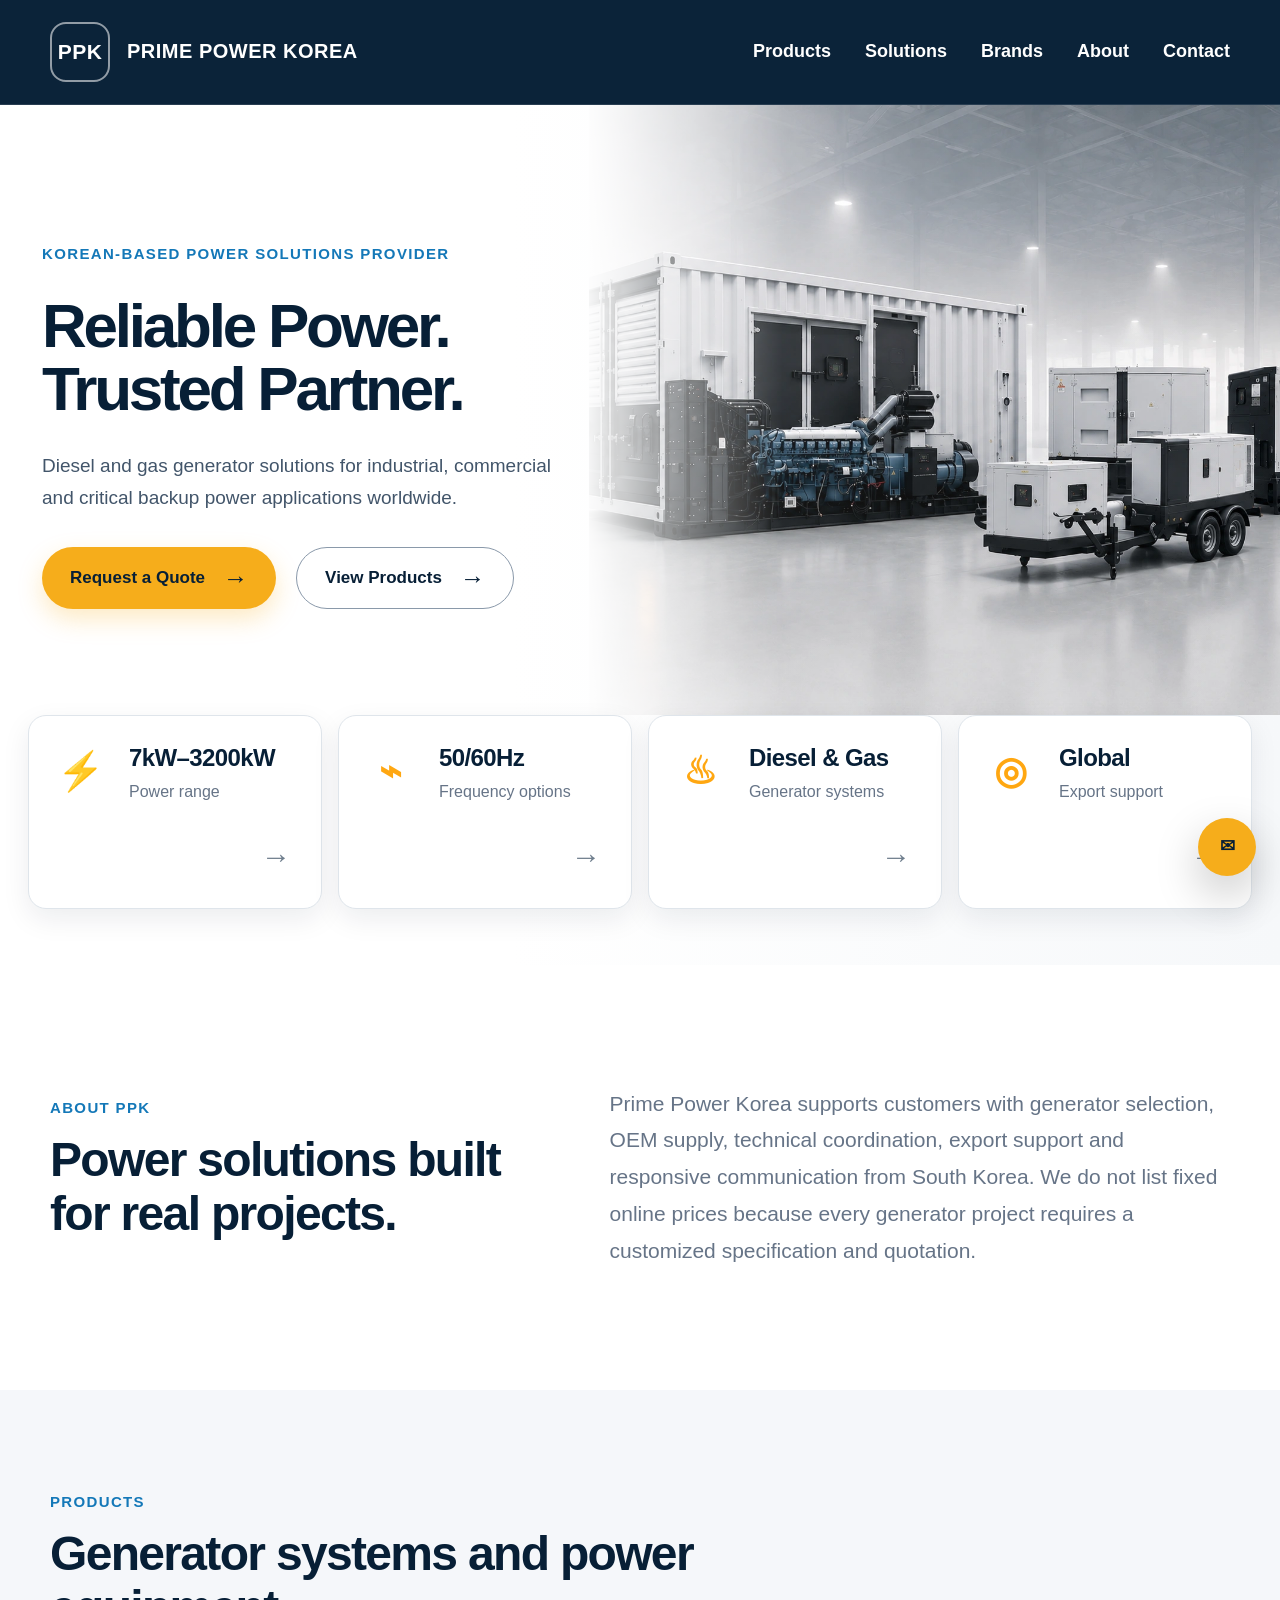
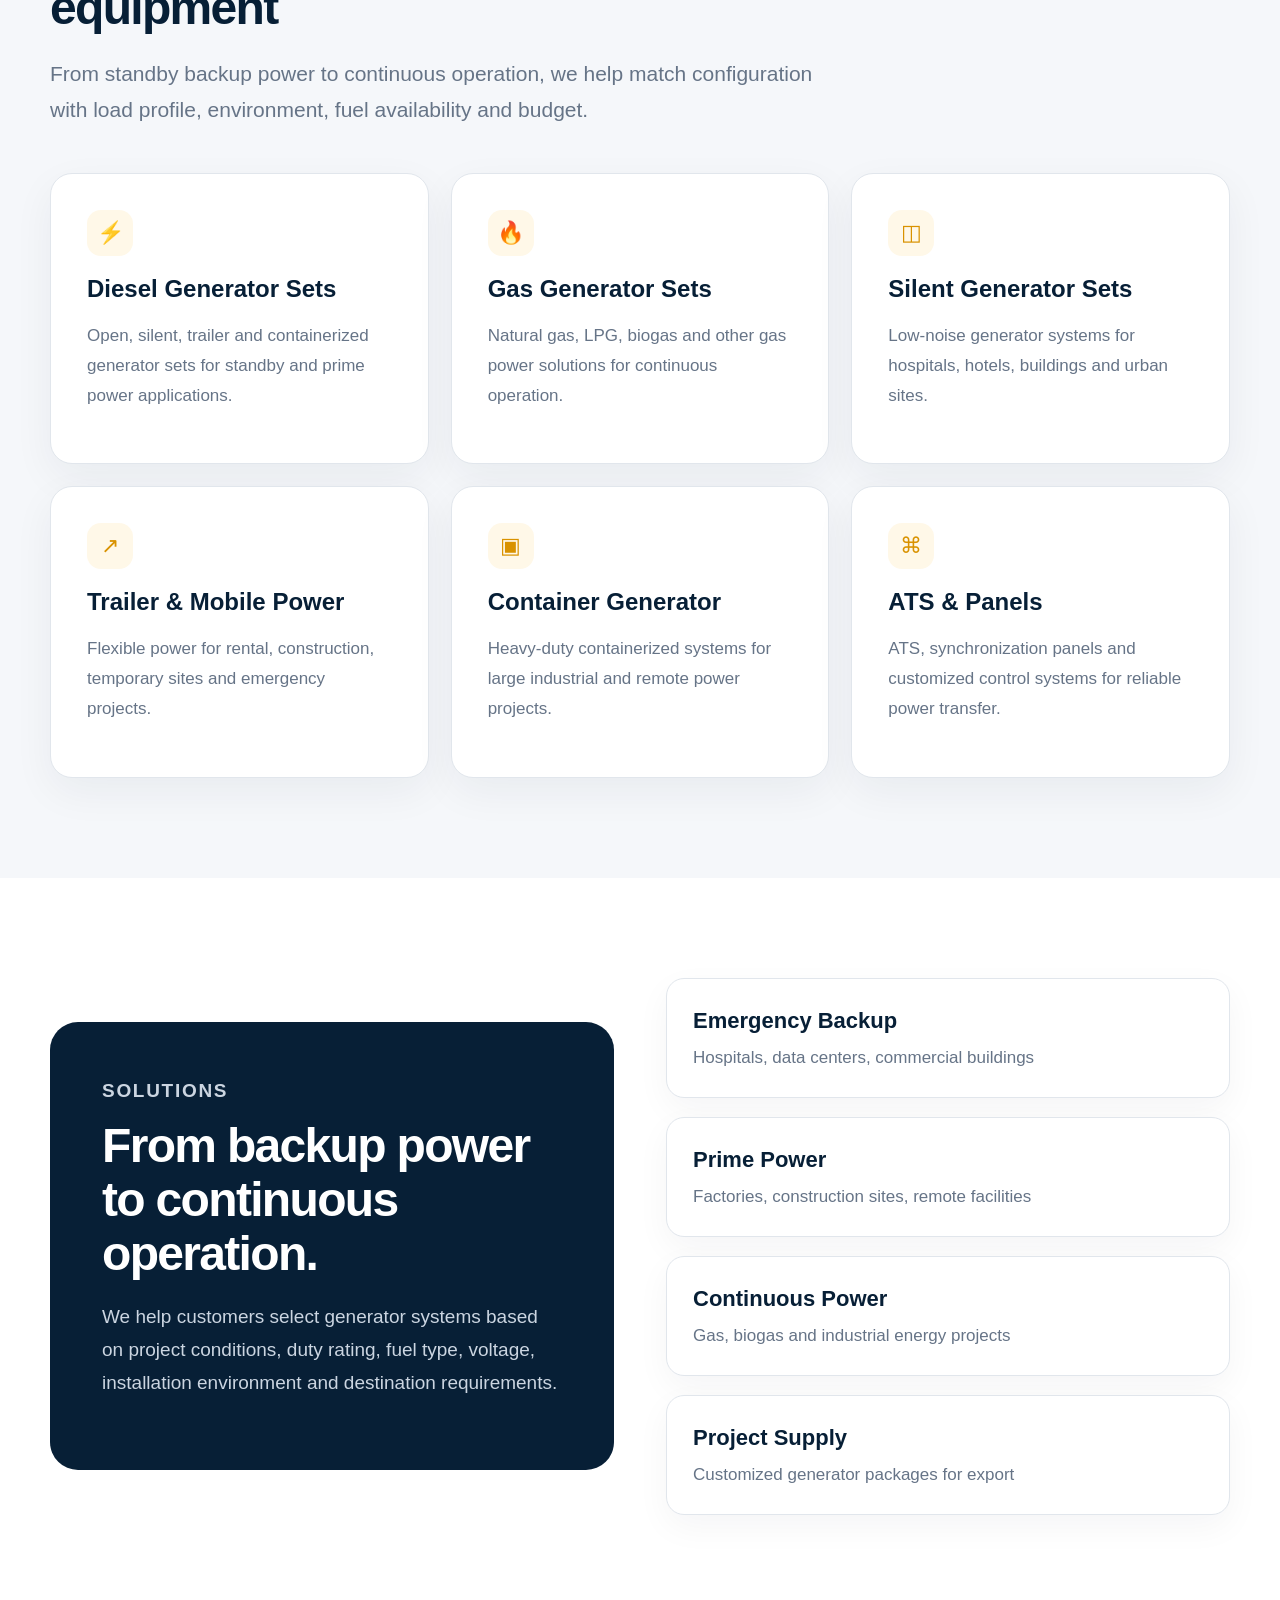
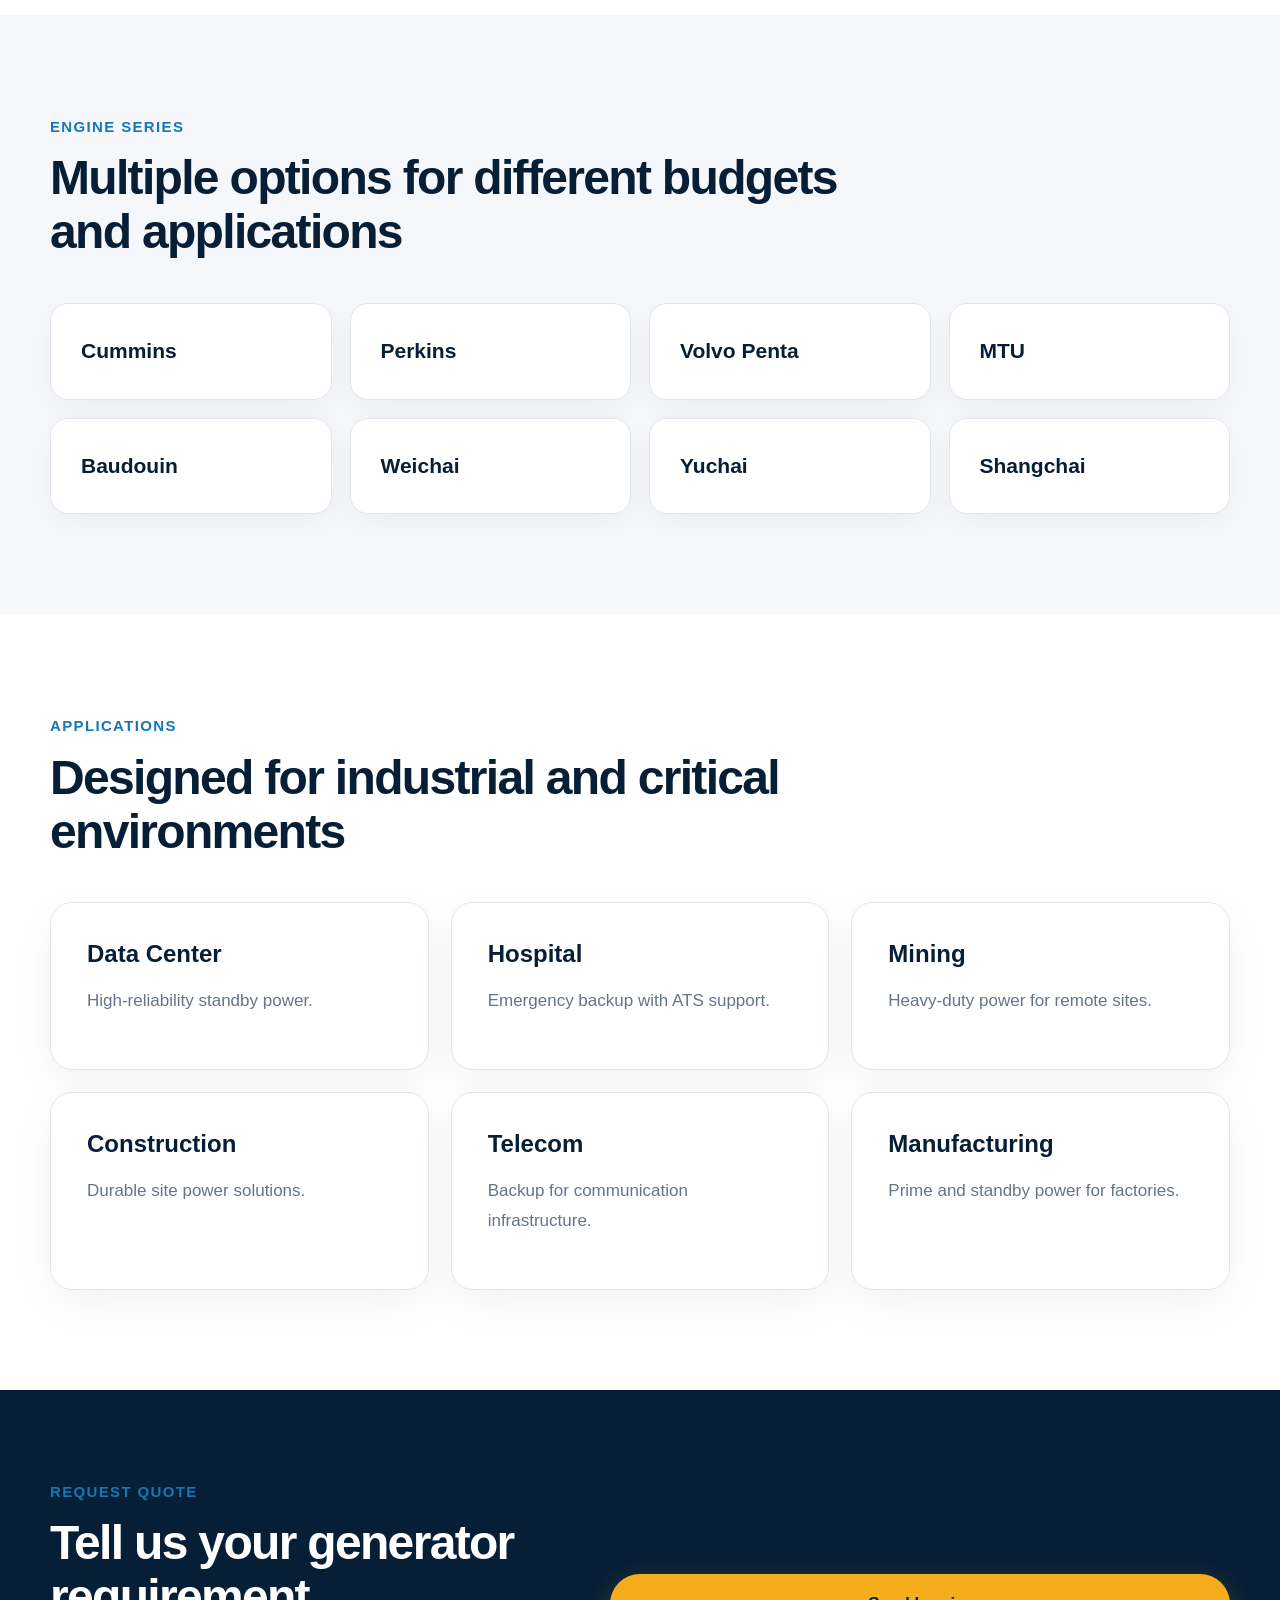
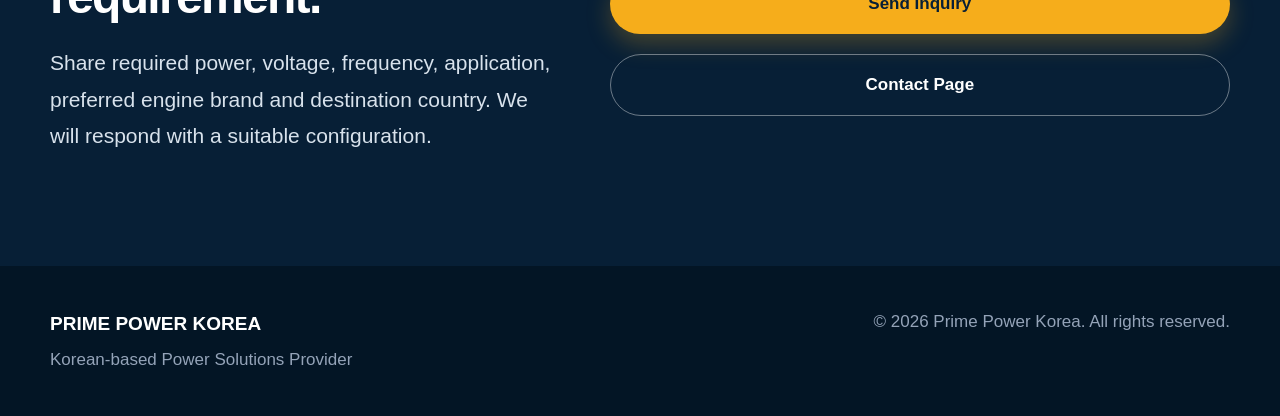
<file: index.html>
<!DOCTYPE html>
<html lang="en">
<head>
  <meta charset="UTF-8" />
  <meta name="viewport" content="width=device-width, initial-scale=1.0" />
  <title>Prime Power Korea | Diesel & Gas Generator Solutions</title>
  <meta name="description" content="Prime Power Korea provides diesel and gas generator solutions for industrial, commercial, telecom, construction, mining, hospital and critical backup power applications worldwide." />
  <link rel="stylesheet" href="css/style.css?v=10" />
</head>
<body>
<header class="site-header">
  <div class="container nav-wrap">
    <a class="brand" href="index.html"><span class="brand-mark">PPK</span><span>PRIME POWER KOREA</span></a>
    <button class="menu-btn" aria-label="Open menu">☰</button>
    <nav class="nav-menu">
      <a href="products.html">Products</a>
      <a href="solutions.html">Solutions</a>
      <a href="brands.html">Brands</a>
      <a href="about.html">About</a>
      <a href="contact.html">Contact</a>
    </nav>
  </div>
</header>

<main>
<section class="hero">
  <div class="container">
    <div class="hero-main">
      <div class="hero-copy-block">
        <p class="eyebrow">Korean-based Power Solutions Provider</p>
        <h1><span>Reliable Power.</span><span>Trusted Partner.</span></h1>
        <p class="hero-copy">Diesel and gas generator solutions for industrial, commercial and critical backup power applications worldwide.</p>
        <div class="actions"><a class="btn primary" href="contact.html">Request a Quote</a><a class="btn ghost" href="products.html">View Products</a></div>
      </div>

      <div class="hero-visual">
        <img class="hero-machine" src="images/home/hero-warehouse.webp" alt="Prime Power generator systems">
      </div>
    </div>

    <div class="hero-stats">
      <div class="hero-stat"><div class="stat-icon">⚡</div><div><strong>7kW–3200kW</strong><span>Power range</span></div></div>
      <div class="hero-stat"><div class="stat-icon">⌁</div><div><strong>50/60Hz</strong><span>Frequency options</span></div></div>
      <div class="hero-stat"><div class="stat-icon">♨</div><div><strong>Diesel & Gas</strong><span>Generator systems</span></div></div>
      <div class="hero-stat"><div class="stat-icon">◎</div><div><strong>Global</strong><span>Export support</span></div></div>
    </div>
  </div>
</section>

<section class="section">
  <div class="container split">
    <div><p class="eyebrow">About PPK</p><h2>Power solutions built for real projects.</h2></div>
    <p class="lead">Prime Power Korea supports customers with generator selection, OEM supply, technical coordination, export support and responsive communication from South Korea. We do not list fixed online prices because every generator project requires a customized specification and quotation.</p>
  </div>
</section>

<section class="section light" id="products">
  <div class="container">
    <div class="section-head"><p class="eyebrow">Products</p><h2>Generator systems and power equipment</h2><p class="lead">From standby backup power to continuous operation, we help match configuration with load profile, environment, fuel availability and budget.</p></div>
    <div class="cards three">
      <article class="card"><span class="icon">⚡</span><h3>Diesel Generator Sets</h3><p>Open, silent, trailer and containerized generator sets for standby and prime power applications.</p></article>
      <article class="card"><span class="icon">🔥</span><h3>Gas Generator Sets</h3><p>Natural gas, LPG, biogas and other gas power solutions for continuous operation.</p></article>
      <article class="card"><span class="icon">◫</span><h3>Silent Generator Sets</h3><p>Low-noise generator systems for hospitals, hotels, buildings and urban sites.</p></article>
      <article class="card"><span class="icon">↗</span><h3>Trailer & Mobile Power</h3><p>Flexible power for rental, construction, temporary sites and emergency projects.</p></article>
      <article class="card"><span class="icon">▣</span><h3>Container Generator</h3><p>Heavy-duty containerized systems for large industrial and remote power projects.</p></article>
      <article class="card"><span class="icon">⌘</span><h3>ATS & Panels</h3><p>ATS, synchronization panels and customized control systems for reliable power transfer.</p></article>
    </div>
  </div>
</section>

<section class="section" id="solutions">
  <div class="container split reverse">
    <div class="dark-panel"><p class="eyebrow">Solutions</p><h2>From backup power to continuous operation.</h2><p>We help customers select generator systems based on project conditions, duty rating, fuel type, voltage, installation environment and destination requirements.</p></div>
    <div class="solution-list">
      <div><strong>Emergency Backup</strong><span>Hospitals, data centers, commercial buildings</span></div>
      <div><strong>Prime Power</strong><span>Factories, construction sites, remote facilities</span></div>
      <div><strong>Continuous Power</strong><span>Gas, biogas and industrial energy projects</span></div>
      <div><strong>Project Supply</strong><span>Customized generator packages for export</span></div>
    </div>
  </div>
</section>

<section class="section light">
  <div class="container">
    <div class="section-head"><p class="eyebrow">Engine Series</p><h2>Multiple options for different budgets and applications</h2></div>
    <div class="brand-grid">
      <span>Cummins</span><span>Perkins</span><span>Volvo Penta</span><span>MTU</span><span>Baudouin</span><span>Weichai</span><span>Yuchai</span><span>Shangchai</span>
    </div>
  </div>
</section>

<section class="section">
  <div class="container">
    <div class="section-head"><p class="eyebrow">Applications</p><h2>Designed for industrial and critical environments</h2></div>
    <div class="cards three compact">
      <article class="card"><h3>Data Center</h3><p>High-reliability standby power.</p></article>
      <article class="card"><h3>Hospital</h3><p>Emergency backup with ATS support.</p></article>
      <article class="card"><h3>Mining</h3><p>Heavy-duty power for remote sites.</p></article>
      <article class="card"><h3>Construction</h3><p>Durable site power solutions.</p></article>
      <article class="card"><h3>Telecom</h3><p>Backup for communication infrastructure.</p></article>
      <article class="card"><h3>Manufacturing</h3><p>Prime and standby power for factories.</p></article>
    </div>
  </div>
</section>

<section class="cta">
  <div class="container split">
    <div><p class="eyebrow">Request Quote</p><h2>Tell us your generator requirement.</h2><p class="lead">Share required power, voltage, frequency, application, preferred engine brand and destination country. We will respond with a suitable configuration.</p></div>
    <div class="actions vertical"><a class="btn primary" href="mailto:primepowerkorea@gmail.com?subject=Generator%20Quotation%20Request">Send Inquiry</a><a class="btn ghost" href="contact.html">Contact Page</a></div>
  </div>
</section>
</main>

<a class="floating" href="mailto:primepowerkorea@gmail.com" title="Email Prime Power Korea">✉</a>
<footer class="footer"><div class="container footer-grid"><div><strong>PRIME POWER KOREA</strong><p>Korean-based Power Solutions Provider</p></div><div>© 2026 Prime Power Korea. All rights reserved.</div></div></footer>
<script src="js/main.js"></script>
</body>
</html>
</file>
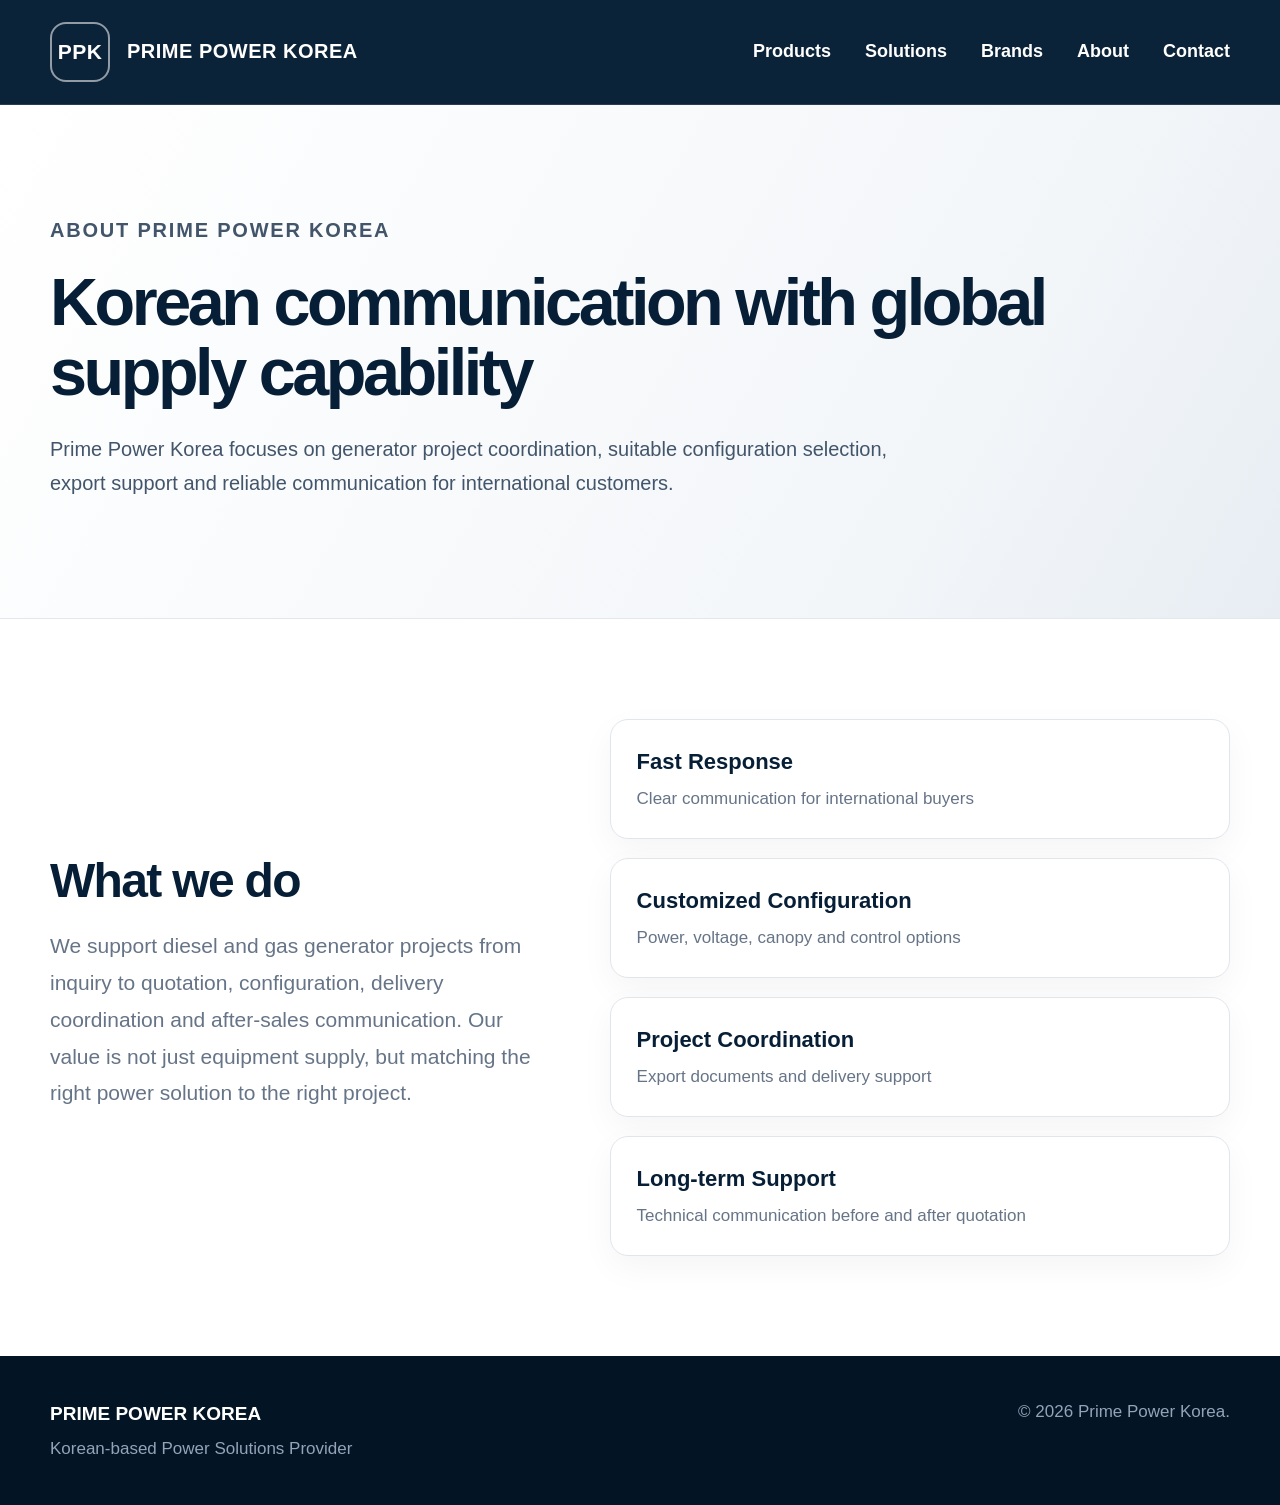
<file: about.html>
<!DOCTYPE html><html lang="en"><head><meta charset="UTF-8"><meta name="viewport" content="width=device-width, initial-scale=1.0"><title>About | Prime Power Korea</title><meta name="description" content="Prime Power Korea is a Korean-based power solutions provider for diesel and gas generator projects worldwide."><link rel="stylesheet" href="css/style.css?v=10"></head><body>
<header class="site-header"><div class="container nav-wrap"><a class="brand" href="index.html"><span class="brand-mark">PPK</span><span>PRIME POWER KOREA</span></a><button class="menu-btn">☰</button><nav class="nav-menu"><a href="products.html">Products</a><a href="solutions.html">Solutions</a><a href="brands.html">Brands</a><a href="about.html">About</a><a href="contact.html">Contact</a></nav></div></header>
<section class="page-hero"><div class="container"><p class="eyebrow">About Prime Power Korea</p><h1>Korean communication with global supply capability</h1><p>Prime Power Korea focuses on generator project coordination, suitable configuration selection, export support and reliable communication for international customers.</p></div></section>
<section class="section"><div class="container split"><div><h2>What we do</h2><p class="lead">We support diesel and gas generator projects from inquiry to quotation, configuration, delivery coordination and after-sales communication. Our value is not just equipment supply, but matching the right power solution to the right project.</p></div><div class="solution-list"><div><strong>Fast Response</strong><span>Clear communication for international buyers</span></div><div><strong>Customized Configuration</strong><span>Power, voltage, canopy and control options</span></div><div><strong>Project Coordination</strong><span>Export documents and delivery support</span></div><div><strong>Long-term Support</strong><span>Technical communication before and after quotation</span></div></div></div></section>
<footer class="footer"><div class="container footer-grid"><div><strong>PRIME POWER KOREA</strong><p>Korean-based Power Solutions Provider</p></div><div>© 2026 Prime Power Korea.</div></div></footer><script src="js/main.js"></script></body></html>
</file>
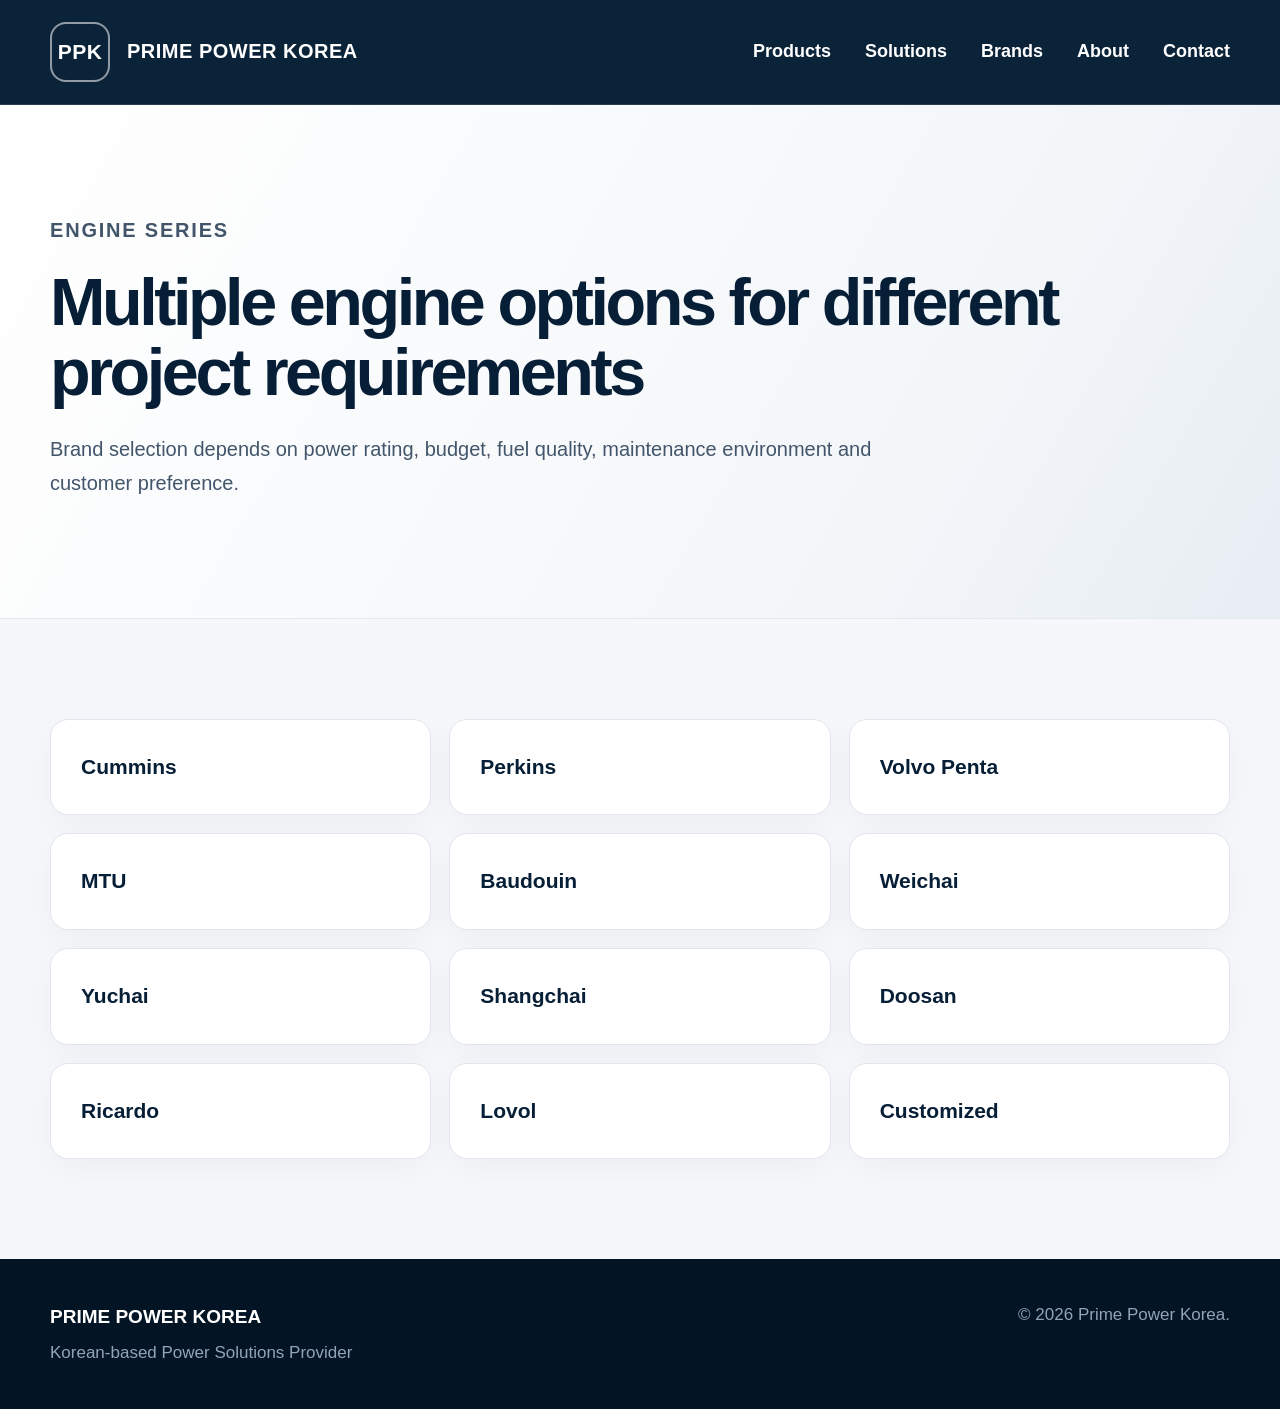
<file: brands.html>
<!DOCTYPE html><html lang="en"><head><meta charset="UTF-8"><meta name="viewport" content="width=device-width, initial-scale=1.0"><title>Engine Brands | Prime Power Korea</title><meta name="description" content="Engine series options including Cummins, Perkins, Volvo Penta, MTU, Baudouin, Weichai, Yuchai and Shangchai."><link rel="stylesheet" href="css/style.css?v=10"></head><body>
<header class="site-header"><div class="container nav-wrap"><a class="brand" href="index.html"><span class="brand-mark">PPK</span><span>PRIME POWER KOREA</span></a><button class="menu-btn">☰</button><nav class="nav-menu"><a href="products.html">Products</a><a href="solutions.html">Solutions</a><a href="brands.html">Brands</a><a href="about.html">About</a><a href="contact.html">Contact</a></nav></div></header>
<section class="page-hero"><div class="container"><p class="eyebrow">Engine Series</p><h1>Multiple engine options for different project requirements</h1><p>Brand selection depends on power rating, budget, fuel quality, maintenance environment and customer preference.</p></div></section>
<section class="section light"><div class="container"><div class="brand-grid large"><span>Cummins</span><span>Perkins</span><span>Volvo Penta</span><span>MTU</span><span>Baudouin</span><span>Weichai</span><span>Yuchai</span><span>Shangchai</span><span>Doosan</span><span>Ricardo</span><span>Lovol</span><span>Customized</span></div></div></section>
<footer class="footer"><div class="container footer-grid"><div><strong>PRIME POWER KOREA</strong><p>Korean-based Power Solutions Provider</p></div><div>© 2026 Prime Power Korea.</div></div></footer><script src="js/main.js"></script></body></html>
</file>
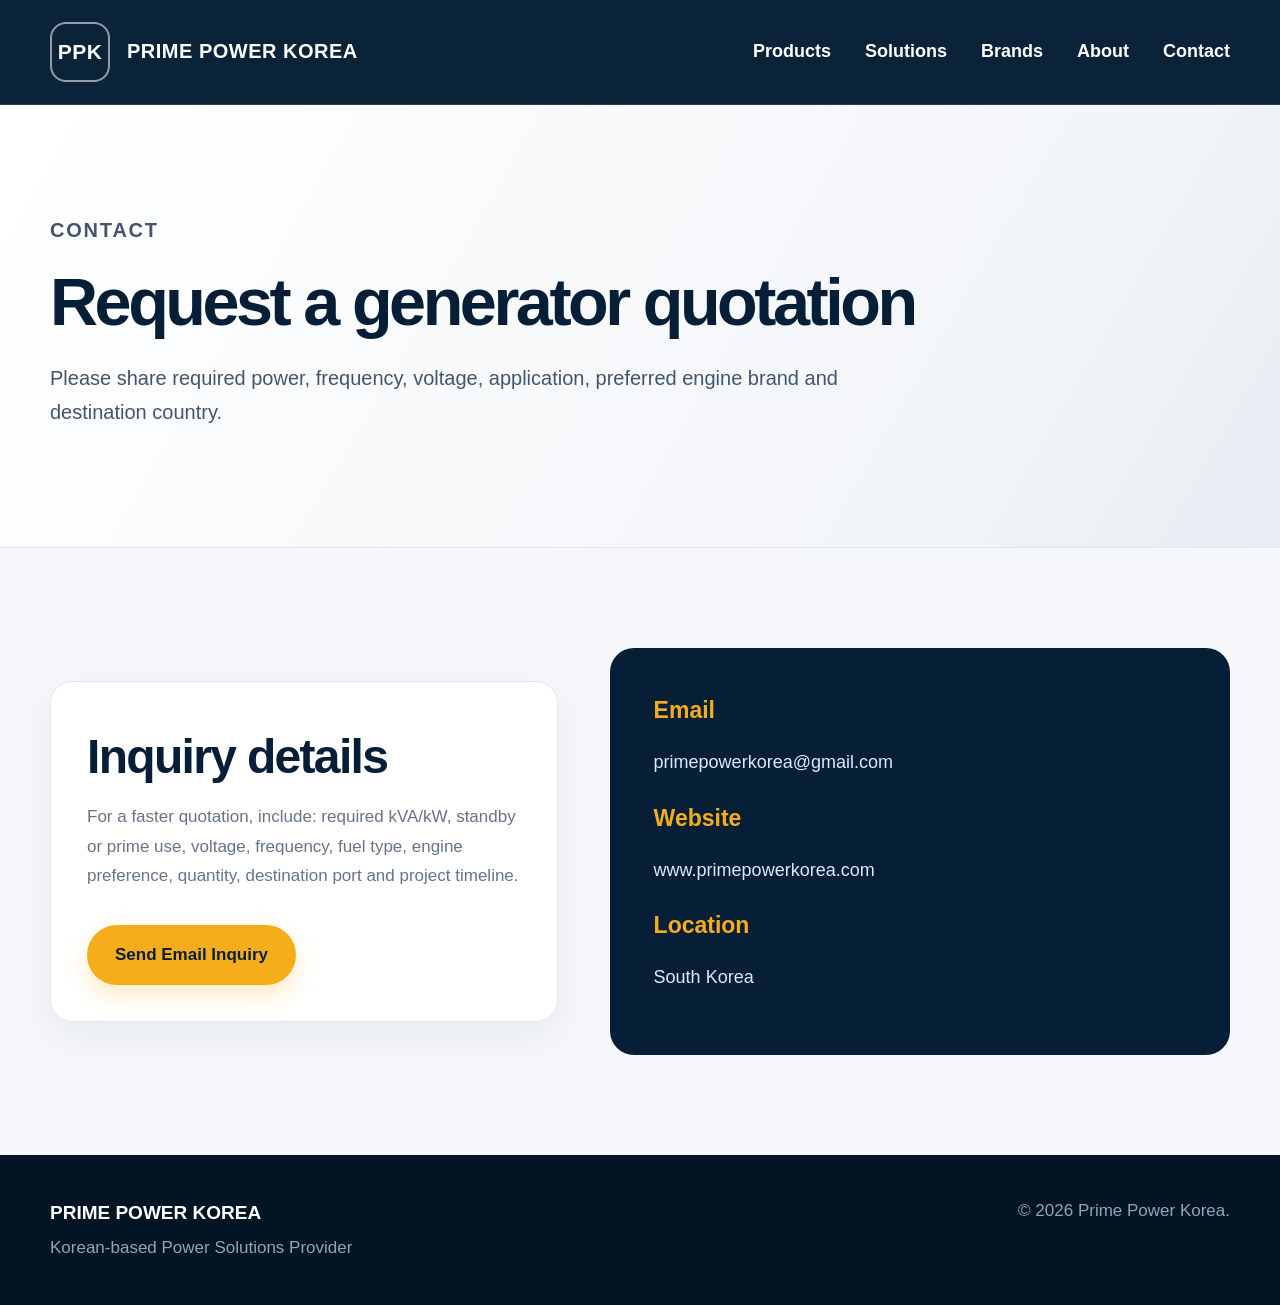
<file: contact.html>
<!DOCTYPE html><html lang="en"><head><meta charset="UTF-8"><meta name="viewport" content="width=device-width, initial-scale=1.0"><title>Contact | Prime Power Korea</title><meta name="description" content="Contact Prime Power Korea for diesel generator, gas generator and power solution quotation requests."><link rel="stylesheet" href="css/style.css?v=10"></head><body>
<header class="site-header"><div class="container nav-wrap"><a class="brand" href="index.html"><span class="brand-mark">PPK</span><span>PRIME POWER KOREA</span></a><button class="menu-btn">☰</button><nav class="nav-menu"><a href="products.html">Products</a><a href="solutions.html">Solutions</a><a href="brands.html">Brands</a><a href="about.html">About</a><a href="contact.html">Contact</a></nav></div></header>
<section class="page-hero"><div class="container"><p class="eyebrow">Contact</p><h1>Request a generator quotation</h1><p>Please share required power, frequency, voltage, application, preferred engine brand and destination country.</p></div></section>
<section class="section light"><div class="container split"><div class="card"><h2>Inquiry details</h2><p class="lead">For a faster quotation, include: required kVA/kW, standby or prime use, voltage, frequency, fuel type, engine preference, quantity, destination port and project timeline.</p><div class="actions"><a class="btn primary" href="mailto:primepowerkorea@gmail.com?subject=Generator%20Quotation%20Request">Send Email Inquiry</a></div></div><div class="contact-box"><h3>Email</h3><p>primepowerkorea@gmail.com</p><h3>Website</h3><p>www.primepowerkorea.com</p><h3>Location</h3><p>South Korea</p></div></div></section>
<footer class="footer"><div class="container footer-grid"><div><strong>PRIME POWER KOREA</strong><p>Korean-based Power Solutions Provider</p></div><div>© 2026 Prime Power Korea.</div></div></footer><script src="js/main.js"></script></body></html>
</file>
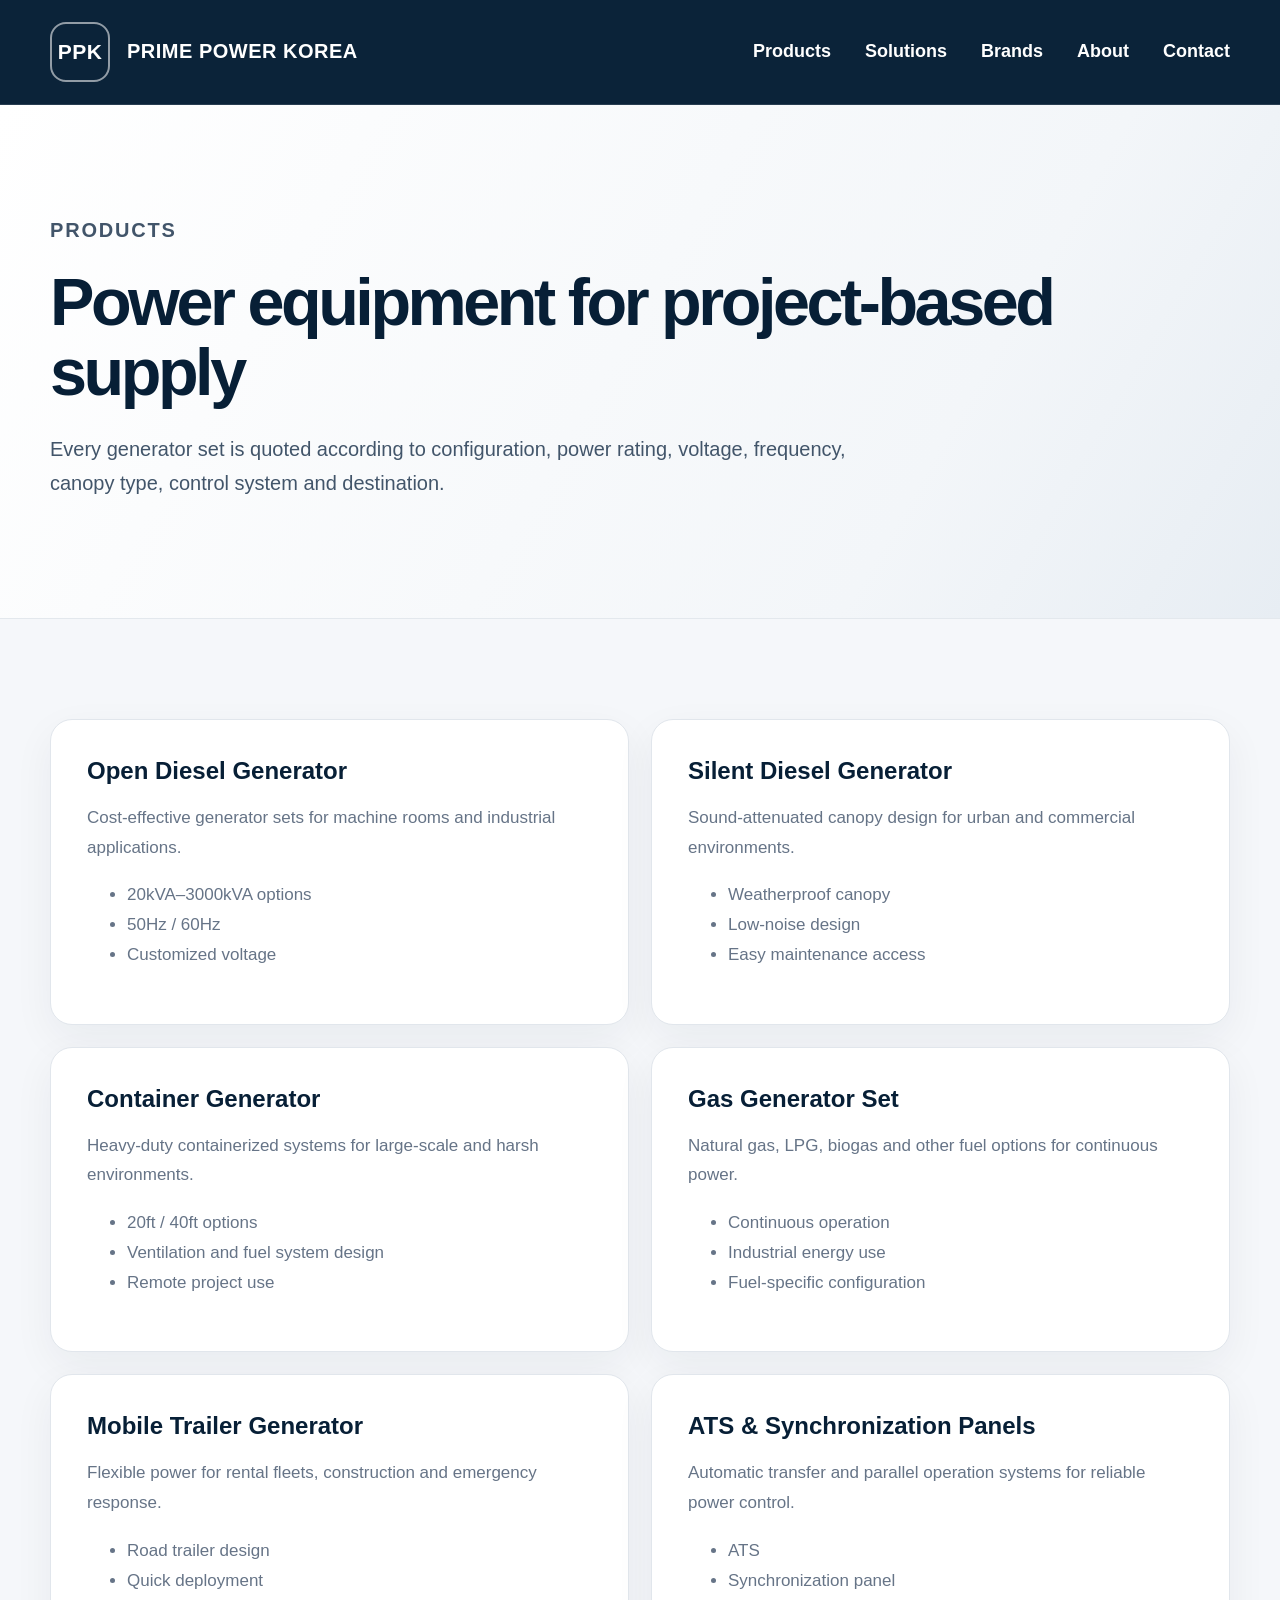
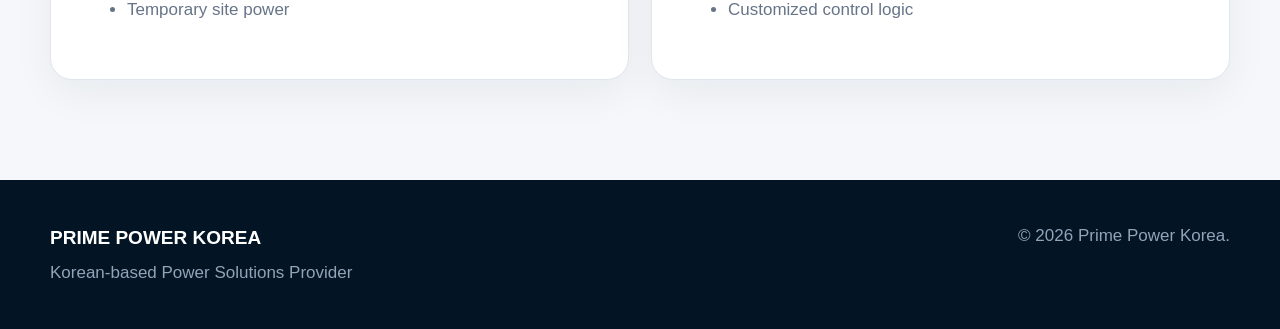
<file: products.html>
<!DOCTYPE html><html lang="en"><head><meta charset="UTF-8"><meta name="viewport" content="width=device-width, initial-scale=1.0"><title>Products | Prime Power Korea</title><meta name="description" content="Diesel generators, gas generators, silent generators, container generators, ATS panels and power equipment from Prime Power Korea."><link rel="stylesheet" href="css/style.css?v=10"></head><body>
<header class="site-header"><div class="container nav-wrap"><a class="brand" href="index.html"><span class="brand-mark">PPK</span><span>PRIME POWER KOREA</span></a><button class="menu-btn">☰</button><nav class="nav-menu"><a href="products.html">Products</a><a href="solutions.html">Solutions</a><a href="brands.html">Brands</a><a href="about.html">About</a><a href="contact.html">Contact</a></nav></div></header>
<section class="page-hero"><div class="container"><p class="eyebrow">Products</p><h1>Power equipment for project-based supply</h1><p>Every generator set is quoted according to configuration, power rating, voltage, frequency, canopy type, control system and destination.</p></div></section>
<section class="section light"><div class="container"><div class="cards two">
<article class="card"><h3>Open Diesel Generator</h3><p>Cost-effective generator sets for machine rooms and industrial applications.</p><ul><li>20kVA–3000kVA options</li><li>50Hz / 60Hz</li><li>Customized voltage</li></ul></article>
<article class="card"><h3>Silent Diesel Generator</h3><p>Sound-attenuated canopy design for urban and commercial environments.</p><ul><li>Weatherproof canopy</li><li>Low-noise design</li><li>Easy maintenance access</li></ul></article>
<article class="card"><h3>Container Generator</h3><p>Heavy-duty containerized systems for large-scale and harsh environments.</p><ul><li>20ft / 40ft options</li><li>Ventilation and fuel system design</li><li>Remote project use</li></ul></article>
<article class="card"><h3>Gas Generator Set</h3><p>Natural gas, LPG, biogas and other fuel options for continuous power.</p><ul><li>Continuous operation</li><li>Industrial energy use</li><li>Fuel-specific configuration</li></ul></article>
<article class="card"><h3>Mobile Trailer Generator</h3><p>Flexible power for rental fleets, construction and emergency response.</p><ul><li>Road trailer design</li><li>Quick deployment</li><li>Temporary site power</li></ul></article>
<article class="card"><h3>ATS & Synchronization Panels</h3><p>Automatic transfer and parallel operation systems for reliable power control.</p><ul><li>ATS</li><li>Synchronization panel</li><li>Customized control logic</li></ul></article>
</div></div></section>
<footer class="footer"><div class="container footer-grid"><div><strong>PRIME POWER KOREA</strong><p>Korean-based Power Solutions Provider</p></div><div>© 2026 Prime Power Korea.</div></div></footer><script src="js/main.js"></script></body></html>
</file>
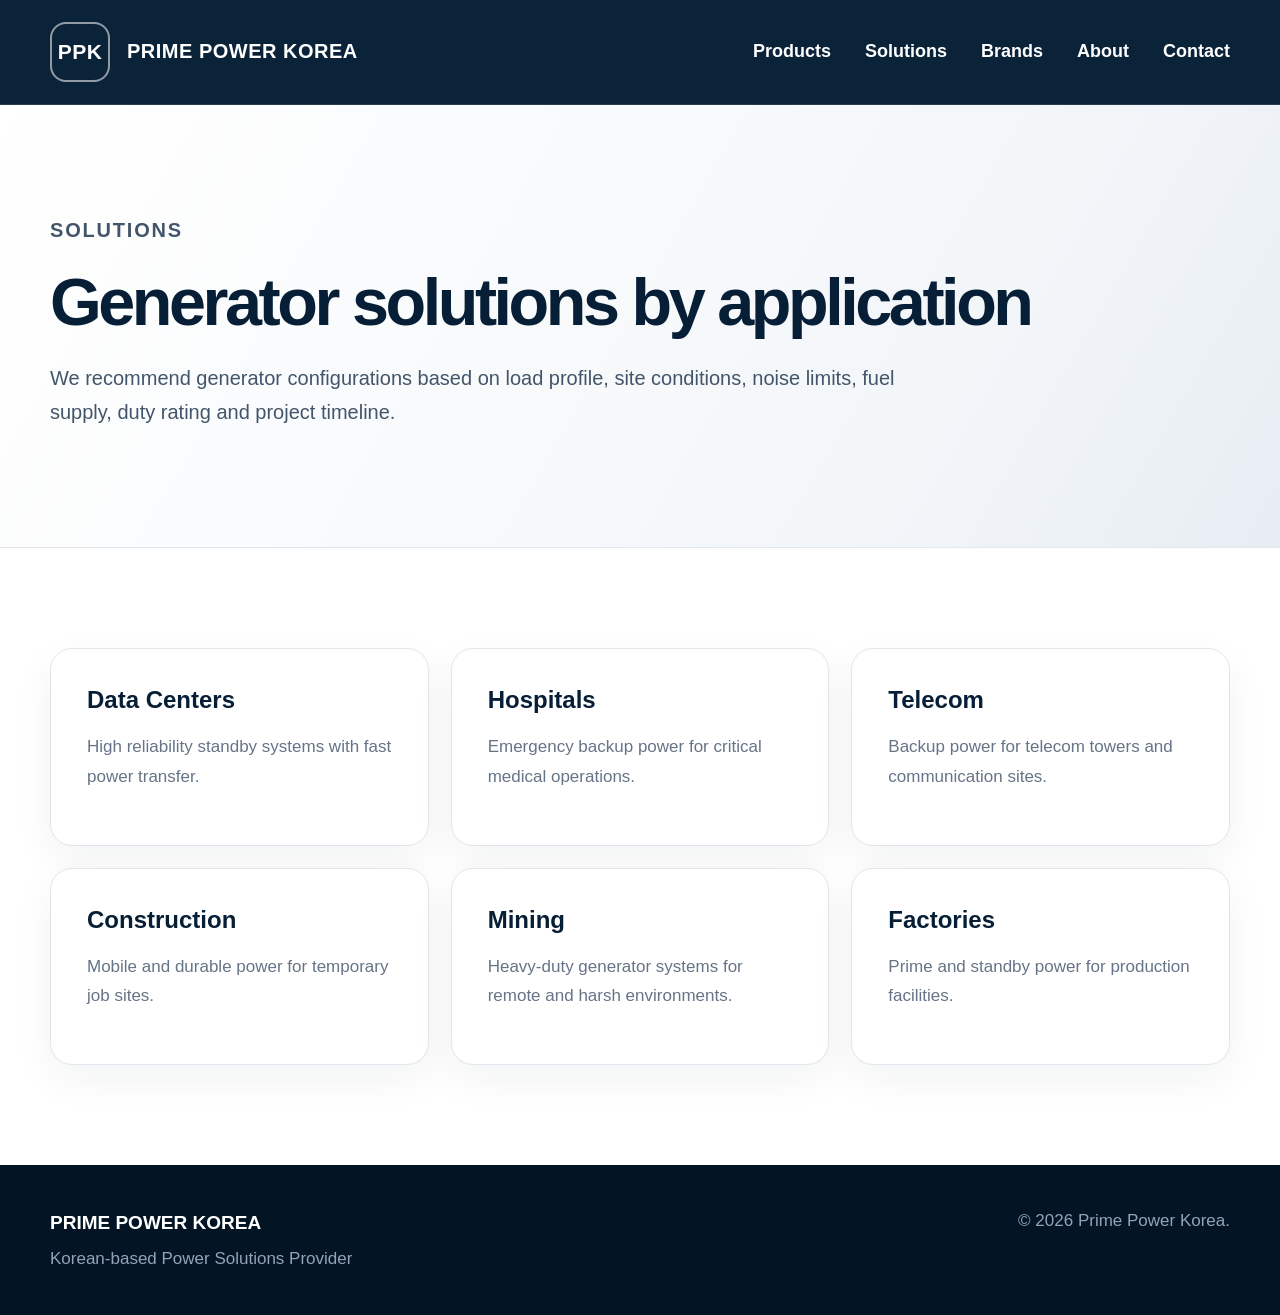
<file: solutions.html>
<!DOCTYPE html><html lang="en"><head><meta charset="UTF-8"><meta name="viewport" content="width=device-width, initial-scale=1.0"><title>Solutions | Prime Power Korea</title><meta name="description" content="Generator solutions for data centers, hospitals, telecom, mining, construction and industrial power projects."><link rel="stylesheet" href="css/style.css?v=10"></head><body>
<header class="site-header"><div class="container nav-wrap"><a class="brand" href="index.html"><span class="brand-mark">PPK</span><span>PRIME POWER KOREA</span></a><button class="menu-btn">☰</button><nav class="nav-menu"><a href="products.html">Products</a><a href="solutions.html">Solutions</a><a href="brands.html">Brands</a><a href="about.html">About</a><a href="contact.html">Contact</a></nav></div></header>
<section class="page-hero"><div class="container"><p class="eyebrow">Solutions</p><h1>Generator solutions by application</h1><p>We recommend generator configurations based on load profile, site conditions, noise limits, fuel supply, duty rating and project timeline.</p></div></section>
<section class="section"><div class="container"><div class="cards three"><article class="card"><h3>Data Centers</h3><p>High reliability standby systems with fast power transfer.</p></article><article class="card"><h3>Hospitals</h3><p>Emergency backup power for critical medical operations.</p></article><article class="card"><h3>Telecom</h3><p>Backup power for telecom towers and communication sites.</p></article><article class="card"><h3>Construction</h3><p>Mobile and durable power for temporary job sites.</p></article><article class="card"><h3>Mining</h3><p>Heavy-duty generator systems for remote and harsh environments.</p></article><article class="card"><h3>Factories</h3><p>Prime and standby power for production facilities.</p></article></div></div></section>
<footer class="footer"><div class="container footer-grid"><div><strong>PRIME POWER KOREA</strong><p>Korean-based Power Solutions Provider</p></div><div>© 2026 Prime Power Korea.</div></div></footer><script src="js/main.js"></script></body></html>
</file>
<file: css/style.css>
:root{
  --navy:#071f36;
  --navy-2:#0b2d4b;
  --blue:#1478b8;
  --sky:#1d9bf0;
  --gold:#f6ad1b;
  --gold-dark:#d99200;
  --text:#10243a;
  --muted:#667487;
  --line:#dbe3eb;
  --light:#f5f7fa;
  --white:#ffffff;
  --shadow:0 18px 48px rgba(7,31,54,.09);
}

*{box-sizing:border-box}
html{scroll-behavior:smooth}

body{
  margin:0;
  font-family:Inter,Arial,sans-serif;
  font-size:18px;
  line-height:1.65;
  color:var(--text);
  background:var(--white);
}

a{text-decoration:none;color:inherit}
img{max-width:100%;display:block}
.container{width:min(1528px,calc(100% - 96px));margin:auto}

/* Header */
.site-header{
  position:sticky;
  top:0;
  z-index:50;
  background:rgba(7,31,54,.98);
  border-bottom:1px solid rgba(255,255,255,.12);
  backdrop-filter:blur(10px);
}

.nav-wrap{
  min-height:100px;
  display:flex;
  align-items:center;
  justify-content:space-between;
  gap:32px;
  color:#fff;
}

.brand{
  display:flex;
  align-items:center;
  gap:17px;
  font-size:23px;
  font-weight:900;
  letter-spacing:.025em;
  white-space:nowrap;
}

.brand-mark{
  width:62px;
  height:62px;
  border:2px solid rgba(255,255,255,.55);
  border-radius:16px;
  display:grid;
  place-items:center;
  font-size:23px;
}

.nav-menu{
  display:flex;
  align-items:center;
  gap:52px;
  font-size:20px;
  font-weight:900;
}

.nav-menu a{
  position:relative;
  padding:38px 0;
}

.nav-menu a::after{
  content:"";
  position:absolute;
  left:0;
  right:100%;
  bottom:24px;
  height:2px;
  background:var(--gold);
  transition:.25s ease;
}

.nav-menu a:hover::after{right:0}

.menu-btn{
  display:none;
  border:0;
  background:none;
  color:#fff;
  font-size:28px;
  cursor:pointer;
}

/* Homepage hero */
.hero{
  padding:0 0 56px;
  overflow:hidden;
  background:linear-gradient(90deg,#fff 0%,#fff 40%,#f6f8fa 100%);
}

.hero>.container{
  width:min(1625px,100%);
  max-width:none;
}

.hero-main{
  display:grid;
  grid-template-columns:46% 54%;
  min-height:610px;
  align-items:stretch;
}

.hero-copy-block{
  position:relative;
  z-index:2;
  display:flex;
  flex-direction:column;
  justify-content:center;
  padding:92px 36px 62px 48px;
}

.eyebrow{
  margin:0;
  color:var(--blue);
  font-size:19px;
  font-weight:900;
  letter-spacing:.09em;
  text-transform:uppercase;
}

.hero h1,
.page-hero h1{
  color:var(--navy);
  letter-spacing:-.052em;
}

.hero h1{
  margin:28px 0 30px;
  font-size:clamp(72px,5.25vw,92px);
  line-height:1.01;
}

.hero h1 span{
  display:block;
  white-space:nowrap;
}

.hero-copy,
.page-hero p{
  color:#42556a;
}

.hero-copy{
  max-width:680px;
  margin:0;
  font-size:23px;
  line-height:1.65;
}

.actions{
  display:flex;
  flex-wrap:wrap;
  gap:20px;
  margin-top:34px;
}

.actions.vertical{display:grid}

.btn{
  min-height:62px;
  padding:18px 32px;
  border-radius:999px;
  display:inline-flex;
  align-items:center;
  justify-content:center;
  font-size:19px;
  font-weight:900;
  transition:.25s ease;
}

.btn:hover{transform:translateY(-2px)}
.primary{background:var(--gold);color:var(--navy);box-shadow:0 10px 24px rgba(246,173,27,.26)}
.primary:hover{background:#ffba2f}
.ghost{border:1px solid #8a99aa;color:var(--navy);background:rgba(255,255,255,.66)}

.hero .btn::after{
  content:"→";
  margin-left:18px;
  font-size:25px;
  line-height:1;
}

.hero-visual{
  min-height:610px;
  display:flex;
  align-items:stretch;
  justify-content:stretch;
  padding:0;
  overflow:hidden;
  background-image:
    linear-gradient(90deg,rgba(255,255,255,.95) 0%,rgba(255,255,255,.60) 10%,rgba(255,255,255,.08) 28%,rgba(255,255,255,0) 100%),
    url("../images/home/hero-warehouse.webp");
  background-size:cover;
  background-position:center center;
  background-repeat:no-repeat;
}

.hero-visual::before{display:none}
.hero-machine{display:none}

/* Homepage statistics */
.hero-stats{
  width:calc(100% - 96px);
  margin:0 auto;
  display:grid;
  grid-template-columns:repeat(4,1fr);
  gap:16px;
}

.hero-stat{
  position:relative;
  min-height:204px;
  padding:43px 36px;
  display:flex;
  align-items:flex-start;
  gap:22px;
  border:1px solid #dfe5eb;
  border-radius:18px;
  background:#fff;
  box-shadow:0 10px 28px rgba(7,31,54,.08);
}

.hero-stat::after{
  content:"→";
  position:absolute;
  right:30px;
  bottom:26px;
  color:#6f7e8d;
  font-size:30px;
  font-weight:400;
}

.stat-icon{
  flex:0 0 60px;
  width:60px;
  height:60px;
  display:grid;
  place-items:center;
  color:#ffa711;
  background:transparent;
  border-radius:0;
  font-size:44px;
  font-weight:900;
  line-height:1;
}

.stat-icon svg{
  width:54px;
  height:54px;
  display:block;
  fill:none;
  stroke:currentColor;
  stroke-width:3.2;
  stroke-linecap:round;
  stroke-linejoin:round;
}

.hero-stat:first-child .stat-icon svg{
  fill:currentColor;
  stroke:none;
}

.hero-stat strong{
  display:block;
  color:var(--navy);
  font-size:31px;
  font-weight:900;
  line-height:1.15;
  letter-spacing:-.025em;
  white-space:nowrap;
}

.hero-stat span{
  display:block;
  margin-top:10px;
  color:var(--muted);
  font-size:19px;
  line-height:1.4;
}

/* General sections */
.section{padding:100px 0}
.light{background:var(--light)}

.split{
  display:grid;
  grid-template-columns:.9fr 1.1fr;
  gap:52px;
  align-items:center;
}

.split.reverse{grid-template-columns:1fr 1fr}

.section-head{
  max-width:790px;
  margin-bottom:44px;
}

.section-head h2,
h2{
  margin:12px 0 18px;
  color:var(--navy);
  font-size:48px;
  line-height:1.12;
  letter-spacing:-.035em;
}

.lead{
  color:var(--muted);
  font-size:21px;
  line-height:1.75;
}

/* Cards */
.cards{display:grid;gap:22px}
.cards.three{grid-template-columns:repeat(3,1fr)}
.cards.two{grid-template-columns:repeat(2,1fr)}

.card{
  padding:36px;
  border:1px solid #e1e6ec;
  border-radius:22px;
  background:#fff;
  box-shadow:0 14px 42px rgba(7,31,54,.055);
  transition:.25s ease;
}

.card:hover{
  transform:translateY(-4px);
  box-shadow:0 22px 56px rgba(7,31,54,.11);
}

.card h3{
  margin:0 0 13px;
  color:var(--navy);
  font-size:26px;
  line-height:1.25;
}

.card p,
.card li{
  color:var(--muted);
  font-size:18px;
  line-height:1.75;
}

.icon{
  width:46px;
  height:46px;
  margin-bottom:18px;
  border-radius:14px;
  display:grid;
  place-items:center;
  color:var(--gold-dark);
  background:#fff8e8;
  font-size:22px;
}

/* Other page components */
.dark-panel{
  padding:52px;
  border-radius:28px;
  color:#fff;
  background:var(--navy);
}

.dark-panel h2{color:#fff}
.dark-panel p{color:#cbd5e1;font-size:19px;line-height:1.75}

.solution-list{
  display:grid;
  gap:19px;
}

.solution-list div{
  padding:24px 26px;
  border:1px solid #e1e6ec;
  border-radius:18px;
  background:#fff;
  box-shadow:0 12px 34px rgba(7,31,54,.045);
}

.solution-list strong{
  display:block;
  margin-bottom:4px;
  color:var(--navy);
  font-size:22px;
}

.solution-list span{
  color:var(--muted);
  font-size:18px;
}

.brand-grid{
  display:grid;
  grid-template-columns:repeat(4,1fr);
  gap:18px;
}

.brand-grid.large{grid-template-columns:repeat(3,1fr)}

.brand-grid span{
  padding:30px;
  border:1px solid #e1e6ec;
  border-radius:18px;
  color:var(--navy);
  background:#fff;
  font-size:21px;
  font-weight:900;
  box-shadow:0 10px 32px rgba(7,31,54,.04);
}

/* Inner-page hero */
.page-hero{
  padding:108px 0 98px;
  color:var(--navy);
  background:linear-gradient(120deg,#fff 0%,#f3f6f9 72%,#e7edf3 100%);
  border-bottom:1px solid #e3e8ed;
}

.page-hero h1{
  max-width:1050px;
  margin:20px 0 24px;
  font-size:clamp(56px,5.2vw,78px);
  line-height:1.06;
}

.page-hero p{
  max-width:850px;
  font-size:22px;
  line-height:1.7;
}

/* Contact and CTA */
.contact-box{
  padding:44px;
  border-radius:24px;
  color:#fff;
  background:var(--navy);
}

.contact-box h3{
  margin:22px 0 6px;
  color:var(--gold);
  font-size:23px;
}

.contact-box h3:first-child{margin-top:0}
.contact-box p{color:#dbeafe;font-size:18px}

.cta{
  padding:90px 0;
  color:#fff;
  background:var(--navy);
}

.cta h2{color:#fff}
.cta .lead{color:#d8e2ec}
.cta .ghost{color:#fff;border-color:rgba(255,255,255,.4);background:transparent}

/* Floating contact button */
.floating{
  position:fixed;
  right:24px;
  bottom:24px;
  z-index:30;
  width:58px;
  height:58px;
  border-radius:50%;
  display:grid;
  place-items:center;
  color:var(--navy);
  background:var(--gold);
  font-weight:900;
  box-shadow:0 18px 45px rgba(0,0,0,.22);
}

/* Footer */
.footer{
  padding:42px 0;
  color:#94a3b8;
  background:#031525;
  font-size:17px;
}

.footer-grid{
  display:flex;
  justify-content:space-between;
  gap:20px;
  flex-wrap:wrap;
}

.footer strong{color:#fff;font-size:19px}
.footer p{margin:6px 0 0;font-size:17px}

/* Medium desktop */
@media (min-width:1001px) and (max-width:1350px){
  .container{width:min(1180px,calc(100% - 56px))}
  .nav-wrap{min-height:94px}
  .brand{font-size:20px}
  .brand-mark{width:60px;height:60px;font-size:21px}
  .nav-menu{gap:34px;font-size:18px}
  .nav-menu a{padding:37px 0}

  .hero>.container{width:100%}
  .hero-copy-block{padding:86px 24px 54px 42px}
  .eyebrow{font-size:15px}
  .hero h1{font-size:62px}
  .hero-copy{font-size:19px}
  .btn{min-height:58px;padding:16px 28px;font-size:17px}

  .hero-stats{width:calc(100% - 56px)}
  .hero-stat{min-height:194px;padding:28px 24px}
  .hero-stat strong{font-size:24px}
  .hero-stat span{font-size:16px}
  .stat-icon{flex-basis:54px;width:54px;height:54px;font-size:38px}

  .page-hero p{font-size:20px}
  .card h3{font-size:24px}
  .card p,.card li,.solution-list span{font-size:17px}
}

/* Tablet */
@media (max-width:1000px){
  body{font-size:17px}
  .container{width:min(1180px,calc(100% - 48px))}

  .hero{padding:48px 0 38px}
  .hero>.container{width:min(1180px,calc(100% - 48px))}
  .hero-main{grid-template-columns:1fr;min-height:auto;gap:22px}
  .hero-copy-block{max-width:760px;padding:18px 0}
  .hero h1,.page-hero h1{font-size:48px}
  .hero-copy,.page-hero p{font-size:18px}
  .hero-visual{
    min-height:380px;
    border-radius:22px;
    background-position:center;
  }

  .hero-stats{
    width:100%;
    grid-template-columns:repeat(2,1fr);
    gap:14px;
    margin-top:30px;
  }

  .hero-stat{min-height:170px;padding:26px}
  .hero-stat strong{font-size:24px}
  .hero-stat span{font-size:17px}

  .section{padding:78px 0}
  .section-head h2,h2{font-size:40px}
  .lead{font-size:19px}
  .split,.split.reverse{grid-template-columns:1fr;gap:30px}
  .cards.three{grid-template-columns:repeat(2,1fr)}
  .card{padding:28px}
  .card h3{font-size:23px}
  .card p,.card li,.solution-list span{font-size:17px}
  .page-hero{padding:78px 0 70px}
  .page-hero p{font-size:19px}
}

/* Mobile */
@media (max-width:760px){
  .container{width:min(100% - 32px,1180px)}
  .nav-wrap{min-height:76px}
  .brand{font-size:14px;letter-spacing:.04em}
  .brand-mark{width:42px;height:42px;font-size:16px}

  .menu-btn{display:block}
  .nav-menu{
    display:none;
    position:absolute;
    left:0;
    right:0;
    top:76px;
    padding:18px 24px;
    flex-direction:column;
    align-items:flex-start;
    gap:4px;
    background:var(--navy);
    font-size:17px;
  }

  .nav-menu.open{display:flex}
  .nav-menu a{width:100%;padding:12px 0}
  .nav-menu a::after{display:none}

  .hero>.container{width:min(100% - 32px,1180px)}
  .hero{padding:48px 0 38px}
  .hero h1,.page-hero h1{font-size:46px}
  .hero-copy,.page-hero p{font-size:18px}
  .hero-visual{min-height:300px}
  .hero-stats{grid-template-columns:1fr}
  .hero-stat{min-height:auto;padding:22px}

  .section{padding:64px 0}
  .section-head h2,h2{font-size:35px}
  .lead{font-size:18px}
  .cards.three,.cards.two,.brand-grid,.brand-grid.large{grid-template-columns:1fr}
  .card{padding:24px}
  .card h3{font-size:22px}

  .page-hero{padding:68px 0 62px}
  .footer,.footer p{font-size:15px}
}
</file>
